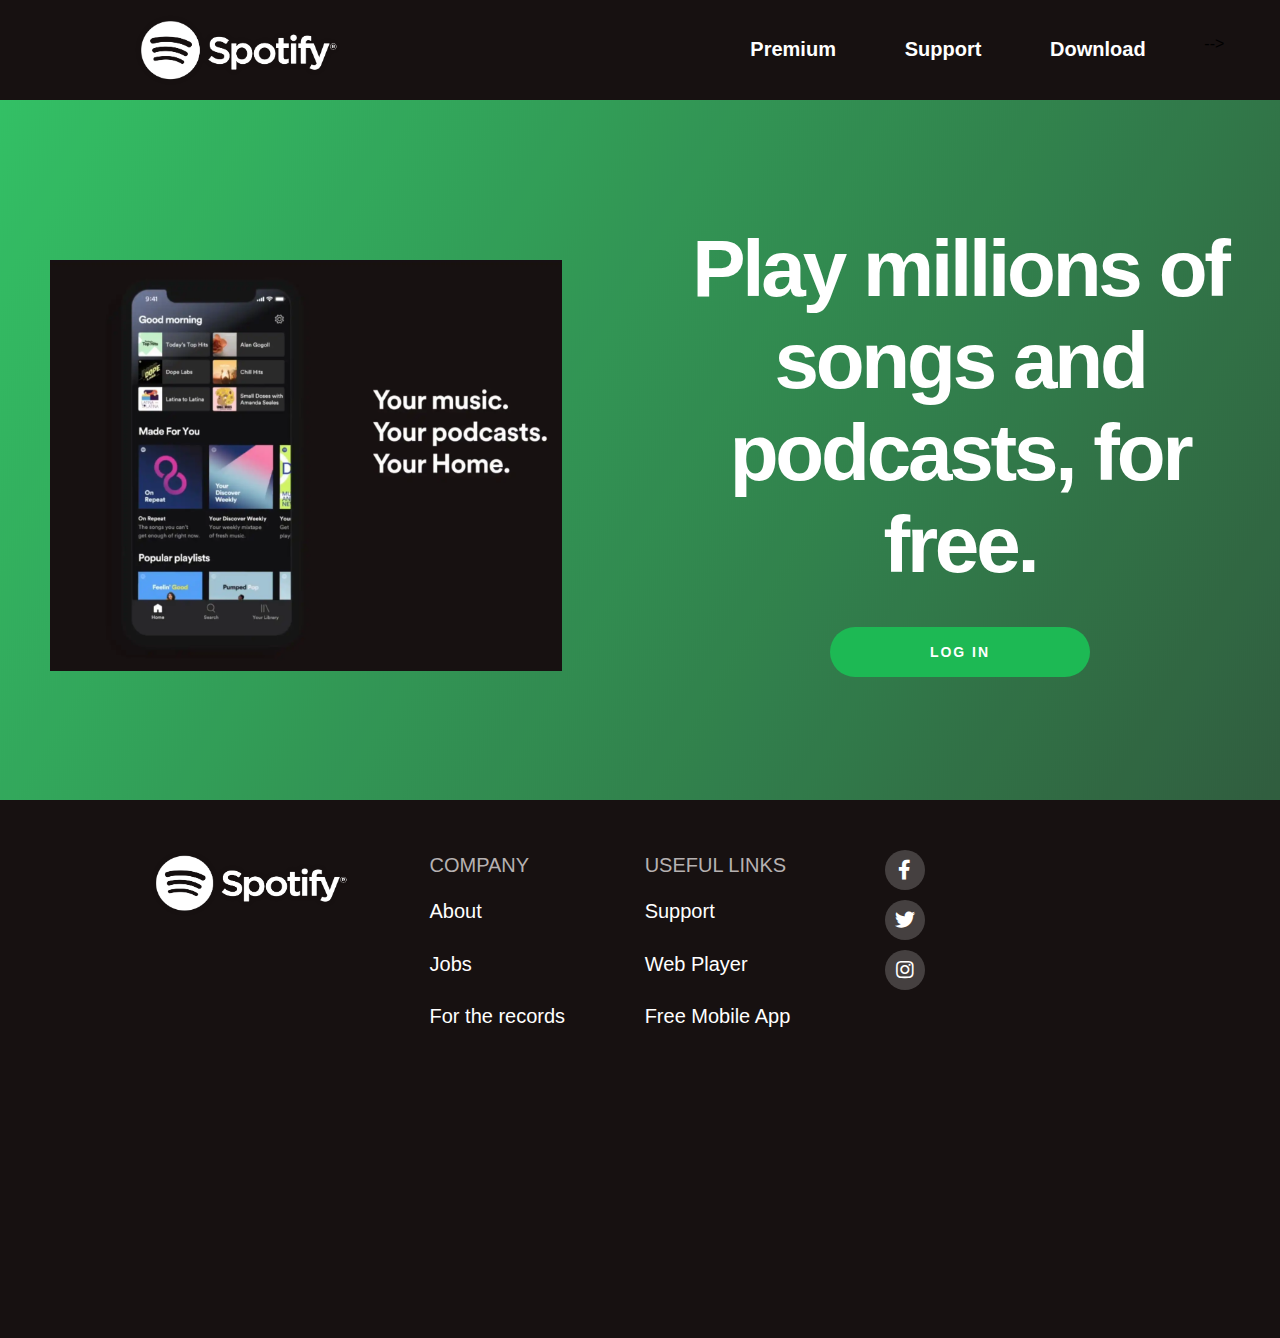
<file: index.html>
<!DOCTYPE html>
<html lang="en">
  <head>
    <meta charset="UTF-8" />
    <meta http-equiv="X-UA-Compatible" content="IE=edge" />
    <meta name="viewport" content="width=device-width, initial-scale=1.0" />
    <title>Document</title>
    <link rel="stylesheet" href="style.css" />
    <link rel="preconnect" href="https://fonts.googleapis.com" />
    <link rel="preconnect" href="https://fonts.gstatic.com" crossorigin />
    <link
      href="https://fonts.googleapis.com/css2?family=Bebas+Neue&display=swap"
      rel="stylesheet"
    />
    <link
      href="https://fonts.googleapis.com/css?family=Arvo"
      rel="stylesheet"
    />
    <link
      rel="stylesheet"
      href="https://cdnjs.cloudflare.com/ajax/libs/font-awesome/5.14.0/css/all.min.css"
    />
  </head>

  <body>
    <nav class="nav">
      <div class="container">
        <img class="spotify-logo" src="spotify-logo.png" alt="spotify-logo" />
        <ul>
          <li><a href="">Premium</a></li>
          <li><a href="">Support</a></li>
          <li><a href="">Download</a></li>
          -->
          <!-- <li><a> | </a></li> -->
          <!-- <li><a href="">Sign up</a></li>
          <li><a href="">Log in</a></li> -->
        </ul>
      </div>
    </nav>
    <section>
      <div class="hero-img">
        <div class="container">
          <h1 id="title">Play millions of songs and podcasts, for free.</h1>
          <!-- <button class="btn-spotify">get spotify free</button> -->
          <button class="btn-spotify"><a href="login.html">Log In</a></button>
        </div>
      </div>
      <div class="container-login">
        <img src="spotify-figma.png" alt="image" />
      </div>
    </section>

    <!-- <div class="container-sign" id="container-sign">
      <div class="form-container sign-up-container">
        <form action="#">
          <h1>Create Account</h1>
          <div class="social-container">
            <a href="#" class="social"><i class="fab fa-facebook-f"></i></a>
            <a href="#" class="social"><i class="fab fa-google-plus-g"></i></a>
            <a href="#" class="social"><i class="fab fa-linkedin-in"></i></a>
          </div>
          <span>or use your email for registration</span>
          <input type="text" placeholder="Name" />
          <input type="email" placeholder="Email" />
          <input type="password" placeholder="Password" />
          <button>Sign Up</button>
        </form>
      </div>
      <div class="form-container sign-in-container">
        <form action="#">
          <h1>Sign in</h1>
          <div class="social-container">
            <a href="#" class="social"><i class="fab fa-facebook-f"></i></a>
            <a href="#" class="social"><i class="fab fa-google-plus-g"></i></a>
            <a href="#" class="social"><i class="fab fa-linkedin-in"></i></a>
          </div>
          <span>or use your account</span>
          <input type="email" placeholder="Email" />
          <input type="password" placeholder="Password" />
          <a href="#">Forgot your password?</a>
          <button>Sign In</button>
        </form>
      </div>
      <div class="overlay-container">
        <div class="overlay">
          <div class="overlay-panel overlay-left">
            <h1>Welcome Back!</h1>
            <p>To keep connected with us please login with your personal details</p>
            <button class="ghost" id="signIn">Sign In</button>
          </div>
          <div class="overlay-panel overlay-right">
            <h1>Hi There!</h1>
            <p>Enter your personal details to open an account with us</p>
            <button class="ghost" id="signUp">Sign Up</button>
          </div>
        </div>
      </div>
    </div>
    
    <script src="script.js" charset="utf-8"></script> -->

    <footer>
      <div class="container-foot">
        <div class="item1">
          <ul>
            <li><img src="spotify-logo.png" class="logo" /></li>
          </ul>
        </div>
        <div class="item2">
          <ul>
            <li class="first">COMPANY</li>
            <li><a href="#">About</a></li>
            <li><a href="#">Jobs</a></li>
            <li><a href="#">For the records</a></li>
          </ul>
        </div>
        <!-- <div class="item3">
          <ul>
            <li class="first">COMMUNITIES</li>
            <li><a href="#">For Artists</a></li>
            <li><a href="#">Developers</a></li>
            <li><a href="#">Advertising </a></li>
            <li><a href="#">Investors</a></li>
            <li><a href="#">Vendors</a></li>
          </ul>
        </div> -->
        <div class="item4">
          <ul>
            <li class="first">USEFUL LINKS</li>
            <li><a href="#">Support</a></li>
            <li><a href="#">Web Player</a></li>
            <li><a href="#">Free Mobile App</a></li>
          </ul>
        </div>
        <div class="item5">
          <!-- <ul class="social-foot">
            <li>
              <a href=""><img src="in.svg" /></a>
            </li>
            <li>
              <a href=""><img src="tw.svg" /></a>
            </li>
            <li>
              <a href=""><img src="fb.svg" /></a>
            </li>
          </ul> -->

          <div class="footer-col">
            <!-- <h4>follow us</h4> -->
            <div class="social-links">
              <a href="https://www.facebook.com/SpotifyIndia/?brand_redir=6243987495"><i class="fab fa-facebook-f"></i></a>
              <a href="https://twitter.com/Spotify?ref_src=twsrc%5Egoogle%7Ctwcamp%5Eserp%7Ctwgr%5Eauthor"><i class="fab fa-twitter"></i></a>
              <a href="https://www.instagram.com/spotify/?hl=en"><i class="fab fa-instagram"></i></a>
              <!-- <a href="#"><i class="fab fa-linkedin-in"></i></a> -->
            </div>
          </div>
        </div>
      </div>
    </footer>
  </body>
</html>
</file>
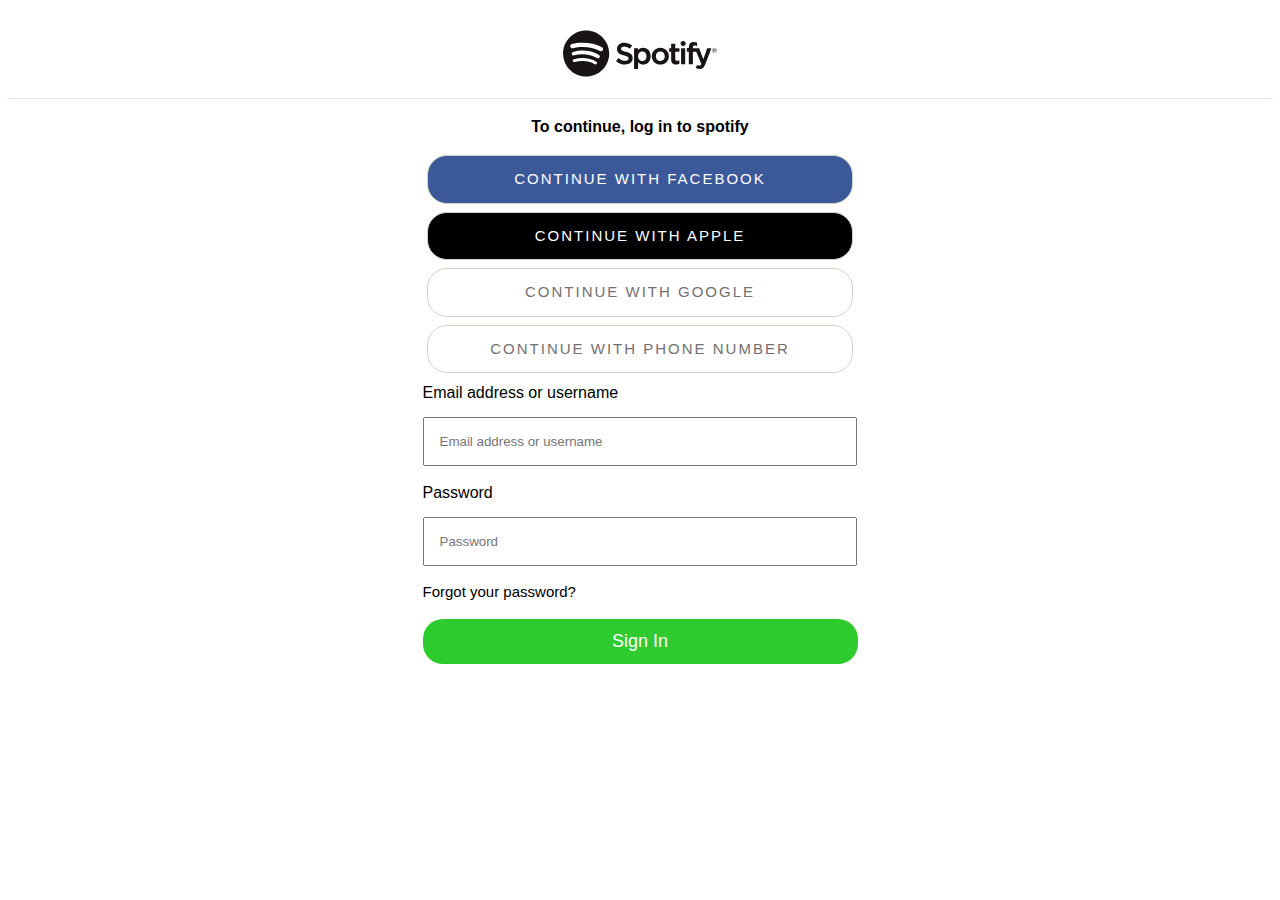
<file: login.html>
<!DOCTYPE html>
<html lang="en">
  <head>
    <meta charset="UTF-8" />
    <meta http-equiv="X-UA-Compatible" content="IE=edge" />
    <meta name="viewport" content="width=device-width, initial-scale=1.0" />
    <title>Document</title>
    <link rel="preconnect" href="https://fonts.googleapis.com" />
    <link rel="preconnect" href="https://fonts.gstatic.com" crossorigin />
    <link
      href="https://fonts.googleapis.com/css2?family=Bebas+Neue&display=swap"
      rel="stylesheet"
    />
  </head>
  <style>
    /* * {
      margin: 0;
      padding: 0;
      box-sizing: border-box;
    } */

    body {
      font-family: "Roboto", sans-serif;
      font-size: 16px;
      line-height: 1.5;
    }

    nav {
      height: 90px;
      background-color: white;
    }

    nav img {
      display: block;
      height: inherit;
      margin-left: auto;
      margin-right: auto;
    }

    .center {
      display: grid;
      place-items: center;
    }

    .head-style {
      display: grid;
      place-items: center;
      border: 1px;
      border-bottom-style: solid;
      border-color: #e2e8f0;
    }

    .img-class {
      width: 200px;
      height: 85px;
    }

    .center .cont {
      font-weight: bold;
    }

    a {
      text-align: center;
      text-transform: uppercase;
      letter-spacing: 2px;
      font-size: 15px;
      border-color: #cbd5c0;
      border-width: 1px;
      border-style: solid;
      border-radius: 20px;
      padding: 12px;
      text-decoration: none;
      margin-bottom: 0.5rem;
      width: 400px;
      color: #757070;
    }

    a:nth-child(2) {
      background-color: rgb(59, 89, 152);
      color: white;
    }

    a:nth-child(3) {
      background-color: black;
      color: white;
    }

    .input-grid {
      display: grid;
    }

    .form-label {
      padding-bottom: 12px;
    }

    .input {
      padding: 15px;
      width: 400px;
    }

    .input:nth-child(2) {
      margin-bottom: 15px;
    }

    .form-down {
      cursor: pointer;
      font-size: 15px;
      font-weight: lighter;
    }

    .form-down button {
      background-color: rgb(46, 203, 46);
      color: white;
      width: 435px;
      border: none;
      padding: 12px;
      font-size: large;
      border-radius: 20px;
    }
  </style>
  <body>
    <nav class="head-style">
      <img class="img-class" src="Spotify-Black-Logo.wine.svg" alt="logo" />
    </nav>
    <div class="center">
      <p class="cont">To continue, log in to spotify</p>
      <a href="#">Continue with Facebook</a>
      <a href="#">Continue with Apple</a>
      <a href="#">Continue with Google</a>
      <a href="#">Continue with Phone Number</a>
    </div>
    <div class="center">
      <form action="#">
        <div class="input-grid">
          <label for="email" class="form-label">
            Email address or username
          </label>
          <input
            type="email"
            class="input"
            placeholder="Email address or username"
          />
          <label id="email" for="pass" class="form-label"> Password </label>
          <input
            type="password"
            class="input"
            id="pass"
            placeholder="Password"
          />
        </div>
        <div class="form-down">
          <div class="for-check">
            <p>Forgot your password?</p>
            <!-- <p>Remember me</p> -->
            <div>
              <button>Sign In</button>
            </div>
          </div>
        </div>
      </form>
    </div>
  </body>
</html>
</file>
<file: style.css>
* {
  margin: 0;
  padding: 0;
  box-sizing: border-box;
}

body {
  font-family: Circular, Helvetica, Arial, sans-serif;
  font-size: 16px;
  line-height: 1.5;
}

nav {
  display: block;
  height: 100px;
  background-color: #171111;
}

section {
  height: 700px;
  background: url(Spty-bg.png);
  /* background: #171111; */
}

footer {
  height: 538px;
  background-color: #171111;
}

.container {
  height: inherit;
  width: 100%;
  margin: 0 auto;
  padding: 0 15px;
  display: flex;
  text-decoration: none;
}

nav .spotify-logo {
  display: block;
  /* width: 132px;*/
  height: 70px;
  /* margin: 20px 0; */
  margin-left: 120px;
  margin-top: 15px;
}

nav ul {
  width: 484px;
  list-style-type: none;
  display: flex;
  justify-content: space-between;
  align-items: center;
  margin-left: 400px;
  margin-bottom: 12px;
}

nav a {
  color: white;
  text-decoration: none;
}

nav li {
  display: inline;
  font-weight: bold;
  margin: 10px;
  /* padding: 5px; */
}

.nav ul li a {
  font-size: 20px;
}

nav a:hover {
  color: #1db954;
}

@media screen and (max-width: 600px) {
  .nav.responsive {position: relative;}
  .nav.responsive a.icon {
    position: absolute;
    right: 0;
    top: 0;
  }
  .nav.responsive a {
    float: none;
    display: block;
    text-align: left;
  }
}

@media screen and (max-width: 600px) {
  .nav a:not(:first-child) {display: none;}
  .nav a.icon {
    float: right;
    display: block;
  }
}

.hero-img {
  float: right;
  width: 50%;
  height: inherit;
  margin: 0 auto;
  /* background-image: url(bubbles-mobile.svg); */
  background-repeat: no-repeat;
  background-position: center;
  background-size: cover;
}

.container-login {
  width: 50%;
  float: left;
}

.container-login img {
  margin-top: 160px;
  margin-left: 50px;
  width: 80%;
  float: left;
}

#title {
  width: inherit;
  color: white;
  text-align: center;
  font-size: 80px;
  font-weight: 900;
  letter-spacing: -0.04em;
  line-height: 1.15;
  margin-bottom: 20px;
}

section .container {
  flex-direction: column;
  justify-content: center;
}

.btn-spotify {
  width: 260px;
  margin: 0 auto;
  color: white;
  background-color: #1db954;
  padding: 18px 42px 18px;
  border: 0px;
  border-radius: 500px;
  margin-top: 16px;
  text-transform: uppercase;
  font-weight: bold;
  font-size: 14px;
  line-height: 1;
  letter-spacing: 2px;
  transition-duration: 0.3s;
}

.btn-spotify a {
  text-decoration: none;
  color: white;
}

.btn-spotify:hover {
  cursor: pointer;
  background-color: #1ed760;
}

.container-foot {
  margin: 0 auto;
  margin-left: 100px;
  margin-right: 10px;
  padding: 0 50px;
  /* display: flex; */
  display: grid;
  grid-template-columns: auto auto auto auto auto;
  background-color: #171111;
  color: aliceblue;
  font-size: 20px;
}

.logo {
  /* margin-top: 30px; */
  width: 200px;
  height: 66px;
}

.container-foot ul {
  margin-top: 50px;
  list-style: none;
}

.first {
  color: rgb(182, 177, 177);
  font-size: 20px;
}

ul li a {
  color: white;
  /* font-size: 10px; */
  text-decoration: none;
}

ul li {
  color: white;
  font-size: 35px;
  text-decoration: none;
}

ul li a:hover {
  color: rgb(2, 251, 2);
}

.item5 img {
  width: 40px;
}

.item5 ul li {
  padding: 12px;
  display: inline-block;
  margin: 2px;
}

.container-foot ul li a {
  font-size: 20px;
}

@media only screen and (max-width: 700px) {
  .item5 img {
    width: 30px;
  }

  .logo {
    width: 40px;
    height: 20px;
  }

  .first {
    font-size: 10px;
  }
}

ul li a {
  color: white;
  font-size: 15px;
  text-decoration: none;
}

/* .social-foot li a img:hover{

  display: inline-flex;
  align-items: center;
  justify-content: center;
  overflow: hidden;
  width: 44px;
  height: 44px;

} */

.social-foot li a img:hover {
  cursor: pointer;
  background-color: #1ed760;
}

.container-footer {
  max-width: 1170px;
  margin: auto;
}
.footer-col {
  display: flex;
  flex-wrap: wrap;
}
ul {
  list-style: none;
}
.footer {
  background-color: #24262b;
  padding: 70px 0;
}
.footer-col {
  margin-top: 50px;
  width: 25%;
  padding: 0 15px;
}
.footer-col h4 {
  font-size: 18px;
  color: #ffffff;
  text-transform: capitalize;
  margin-bottom: 35px;
  font-weight: 500;
  position: relative;
}
.footer-col h4::before {
  content: "";
  position: absolute;
  left: 0;
  bottom: -10px;
  background-color: #e91e63;
  height: 2px;
  box-sizing: border-box;
  width: 50px;
}
.footer-col ul li:not(:last-child) {
  margin-bottom: 10px;
}
.footer-col ul li a {
  font-size: 16px;
  text-transform: capitalize;
  color: #ffffff;
  text-decoration: none;
  font-weight: 300;
  color: #bbbbbb;
  display: block;
  transition: all 0.3s ease;
}
.footer-col ul li a:hover {
  color: #ffffff;
  padding-left: 8px;
}
.footer-col .social-links a {
  display: inline-block;
  height: 40px;
  width: 40px;
  background-color: rgba(255, 255, 255, 0.2);
  margin: 0 10px 10px 0;
  text-align: center;
  line-height: 40px;
  border-radius: 50%;
  color: #ffffff;
  transition: all 0.5s ease;
}
.footer-col .social-links a:hover {
  color: #24262b;
  background-color: #ffffff;
}

/*responsive*/
@media (max-width: 767px) {
  .footer-col {
    width: 50%;
    margin-bottom: 30px;
  }
}
@media (max-width: 574px) {
  .footer-col {
    width: 100%;
  }
}
</file>
